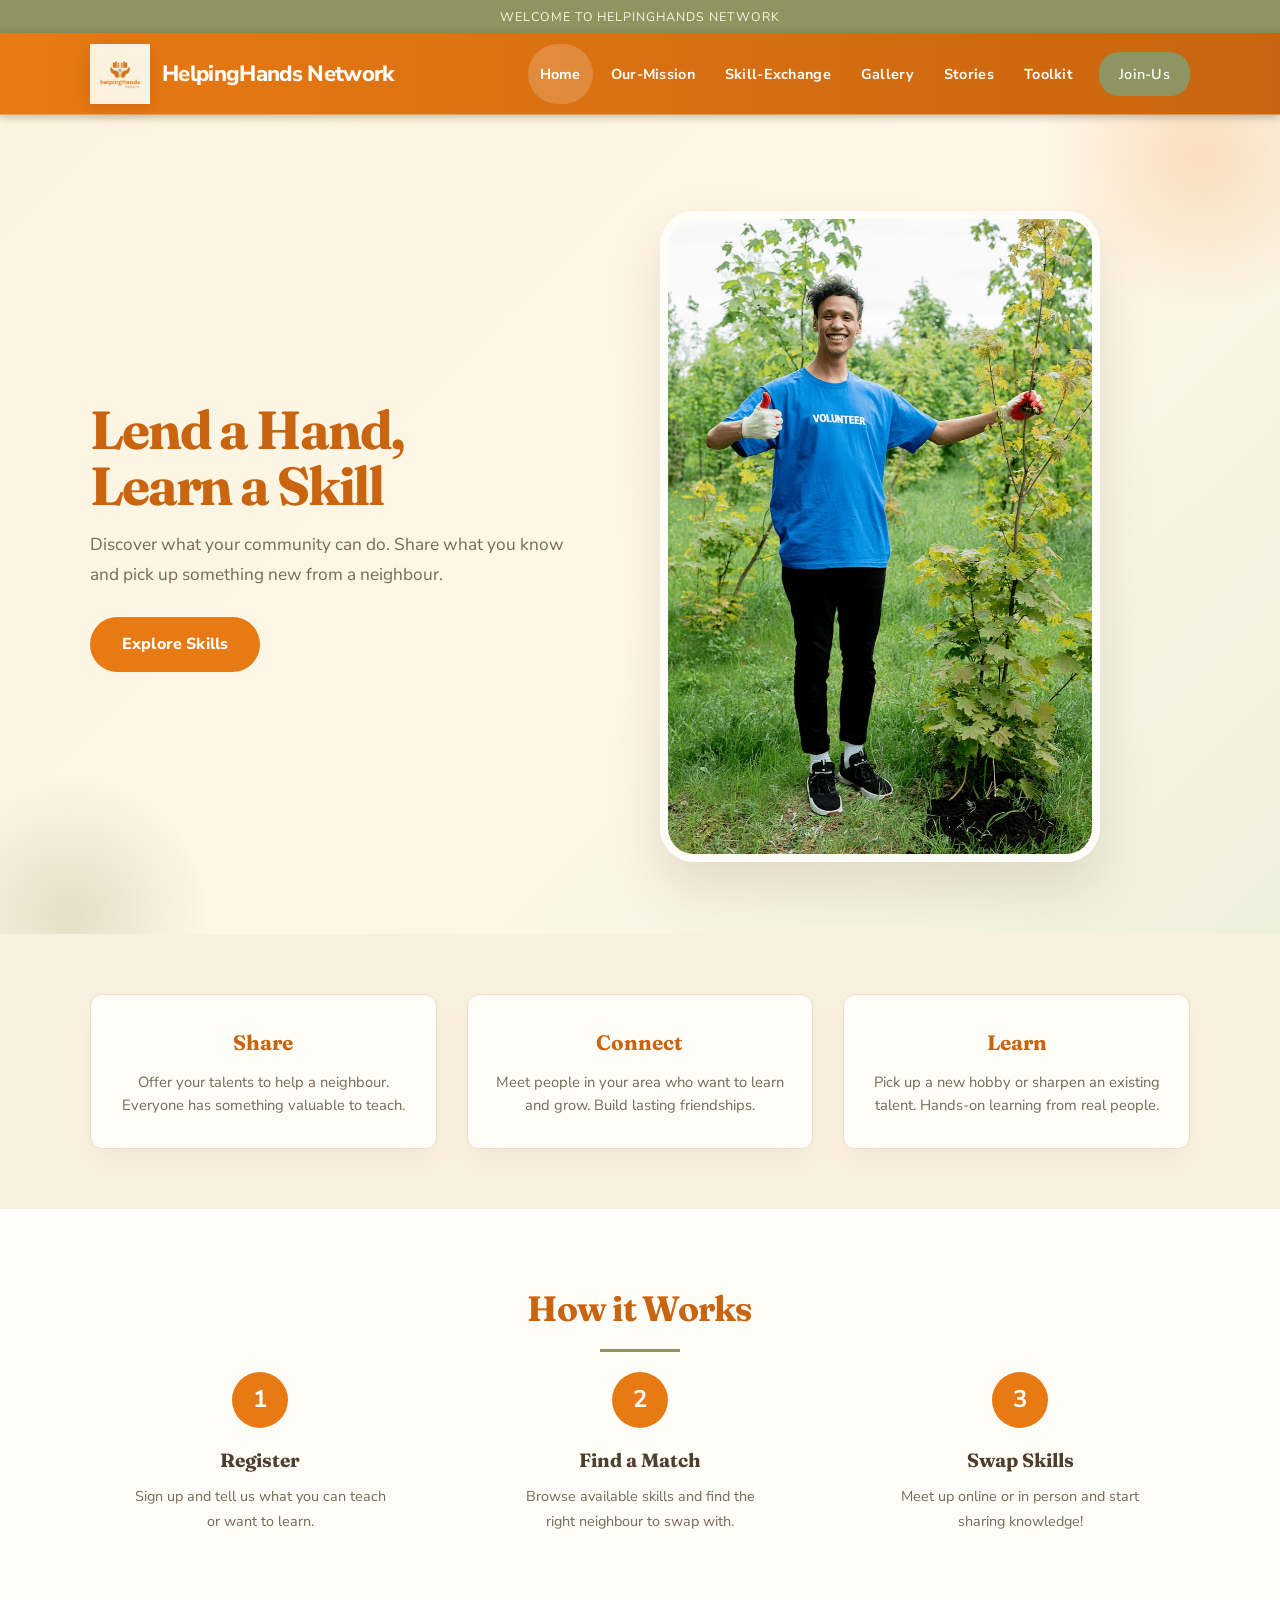
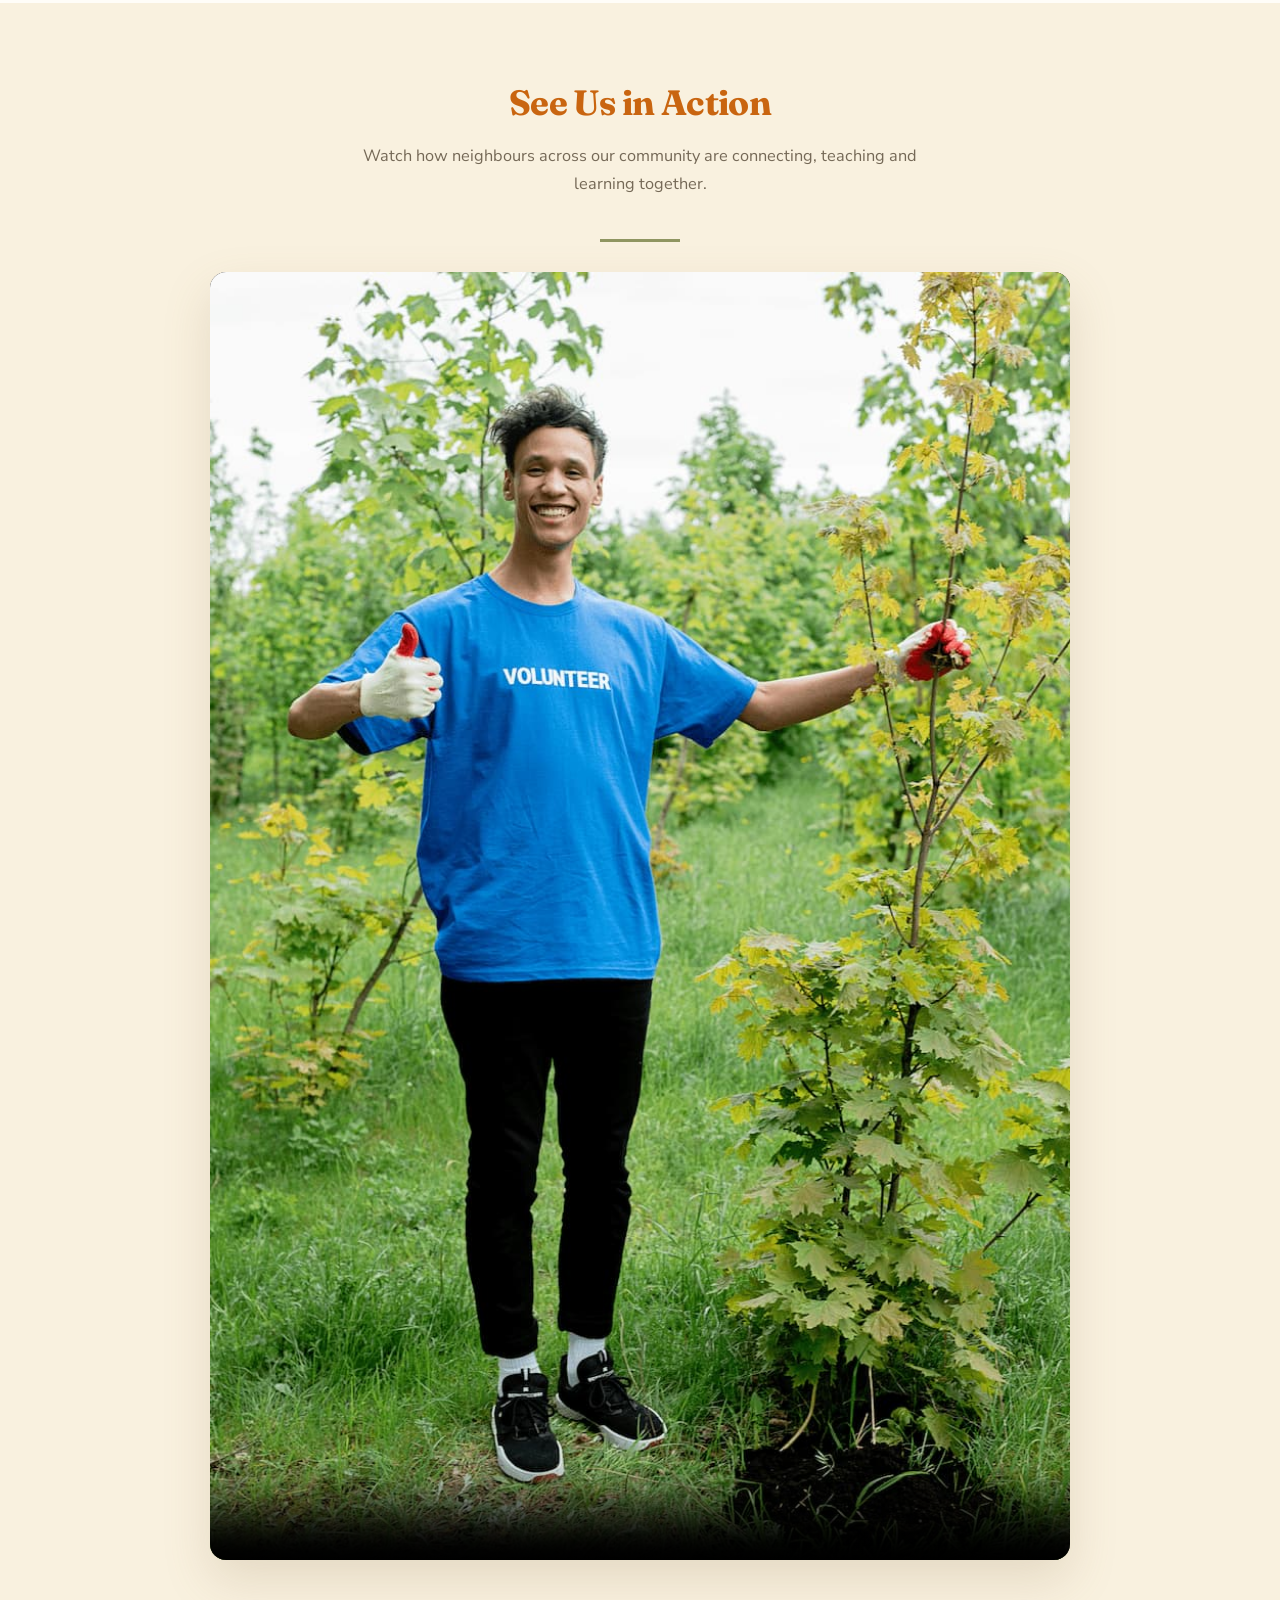
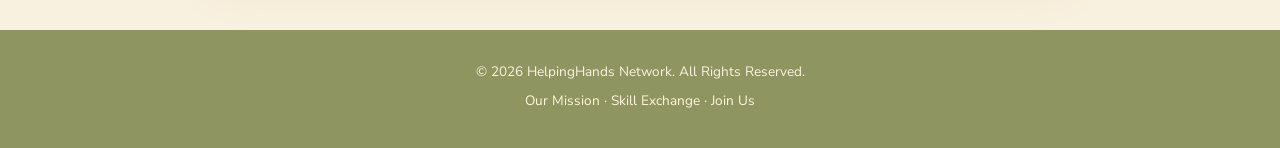
<file: CW/CW/index.html>
<!DOCTYPE html>
<html lang="en">
<head>
  <meta charset="UTF-8">
  <meta name="viewport" content="width=device-width, initial-scale=1.0">
  <meta name="description" content="HelpingHands Network - Lend a Hand, Learn a Skill. A community platform connecting neighbours through skill sharing.">
  <title>Home | HelpingHands Network</title>
  <!-- External shared CSS stylesheet -->
  <link rel="stylesheet" href="css/styles.css">
</head>
<body>

  <!-- ============ Top Info Bar ============ -->
  <div class="top-bar">
    <span>Welcome to HelpingHands Network</span>
  </div>

  <!-- ============ Header / Navigation ============ -->
  <header class="header">
    <div class="container">
      <!-- Logo and site name -->
      <a href="index.html" class="logo-area">
        <img src="images/logo.jpg" alt="HelpingHands Network logo" loading="lazy">
        <h1>HelpingHands Network</h1>
      </a>

      <!-- Navigation links -->
      <nav class="nav-links" aria-label="Main navigation">
        <a href="index.html" class="active">Home</a>
        <a href="about.html">Our-Mission</a>
        <a href="services.html">Skill-Exchange</a>
        <a href="gallery.html">Gallery</a>
        <a href="stories.html">Stories</a>
        <a href="toolkit.html">Toolkit</a>
        <a href="join.html" class="btn-join">Join-Us</a>
      </nav>

      <!-- Hamburger button for mobile -->
      <button class="hamburger" aria-label="Open navigation menu" aria-expanded="false">
        <span></span><span></span><span></span>
      </button>
    </div>
  </header>

  <main>
  <!-- ============ Hero Section ============ -->
  <section class="hero">
    <div class="container">
      <div class="hero-text fade-in">
        <h2>Lend a Hand,<br>Learn a Skill</h2>
        <p>Discover what your community can do. Share what you know and pick up something new from a neighbour.</p>
        <a href="services.html" class="btn-primary">Explore Skills</a>
      </div>
      <div class="hero-image fade-in">
        <!-- Neighborhood illustration image -->
        <img src="images/1h.jpg" alt="Colourful illustration of a friendly community with people helping each other" loading="lazy">
      </div>
    </div>
  </section>

  <!-- ============ Features: Share, Connect, Learn ============ -->
  <section class="features">
    <div class="container">
      <div class="features-grid">

        <div class="feature-card fade-in">
          <h3>Share</h3>
          <p>Offer your talents to help a neighbour. Everyone has something valuable to teach.</p>
        </div>

        <div class="feature-card fade-in">
          <h3>Connect</h3>
          <p>Meet people in your area who want to learn and grow. Build lasting friendships.</p>
        </div>

        <div class="feature-card fade-in">
          <h3>Learn</h3>
          <p>Pick up a new hobby or sharpen an existing talent. Hands-on learning from real people.</p>
        </div>

      </div>
    </div>
  </section>

  <!-- ============ How it Works ============ -->
  <section class="how-it-works">
    <div class="container">
      <h2 class="section-title fade-in">How it Works</h2>
      <hr class="section-divider">

      <div class="steps-grid">

        <div class="step fade-in">
          <div class="step-number">1</div>
          <h3>Register</h3>
          <p>Sign up and tell us what you can teach or want to learn.</p>
        </div>

        <div class="step fade-in">
          <div class="step-number">2</div>
          <h3>Find a Match</h3>
          <p>Browse available skills and find the right neighbour to swap with.</p>
        </div>

        <div class="step fade-in">
          <div class="step-number">3</div>
          <h3>Swap Skills</h3>
          <p>Meet up online or in person and start sharing knowledge!</p>
        </div>

      </div>
    </div>
  </section>

  <!-- ============ Community Video Section ============ -->
  <section class="video-section">
    <div class="container">
      <h2 class="section-title fade-in">See Us in Action</h2>
      <p class="section-subtitle fade-in">Watch how neighbours across our community are connecting, teaching and learning together.</p>
      <hr class="section-divider">
      <div class="video-wrapper fade-in">
        <!-- Community showcase video -->
        <video controls preload="metadata" poster="images/1h.jpg">
          <source src="images/video.mp4" type="video/mp4">
          Your browser does not support the video tag. Please upgrade to a modern browser.
        </video>
      </div>
    </div>
  </section>

  </main><!-- /main -->

  <!-- ============ Footer ============ -->
  <footer class="footer">
    <div class="container">
      <p>&copy; 2026 HelpingHands Network. All Rights Reserved.</p>
      <p>
        <a href="about.html">Our Mission</a> &middot;
        <a href="services.html">Skill Exchange</a> &middot;
        <a href="join.html">Join Us</a>
      </p>
    </div>
  </footer>

  <!-- Scroll-to-top button -->
  <button class="scroll-top" aria-label="Scroll to top">&uarr;</button>

  <!-- External JavaScript file -->
  <script src="js/main.js"></script>
</body>
</html>
</file>
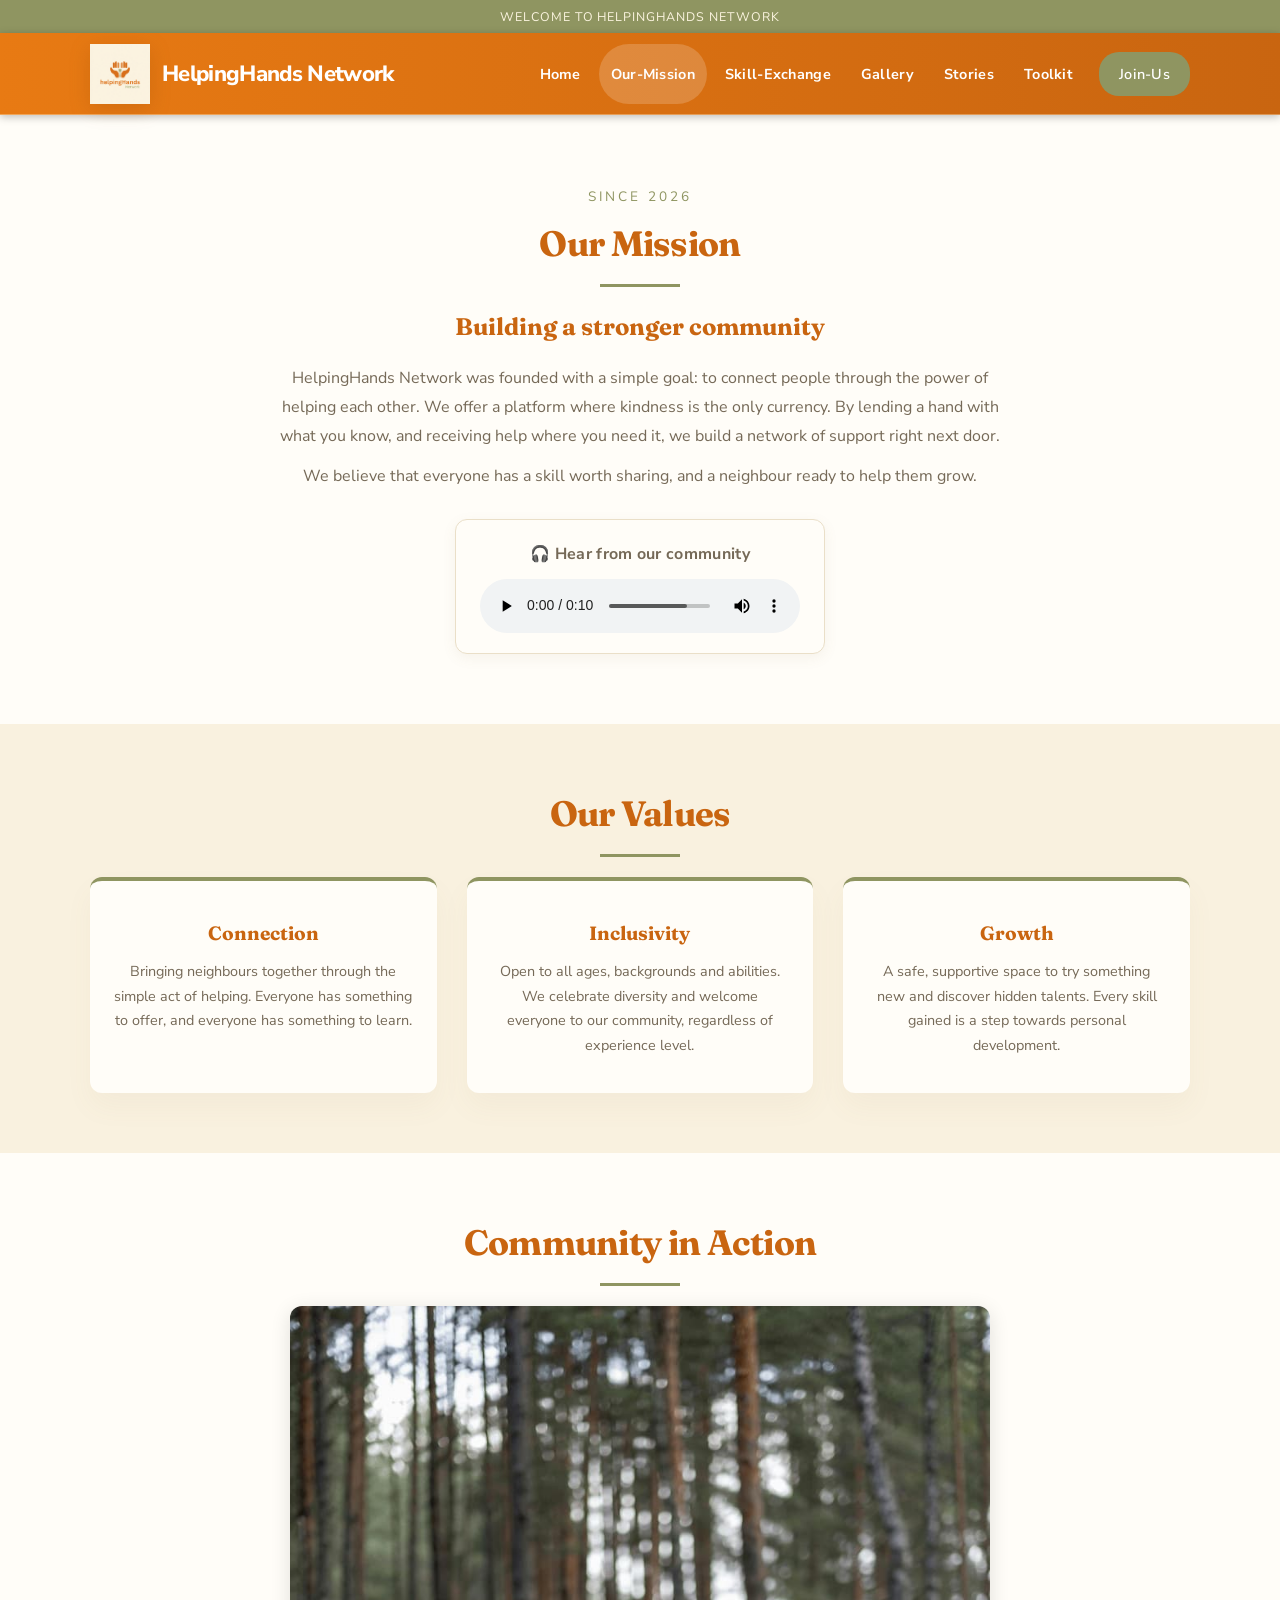
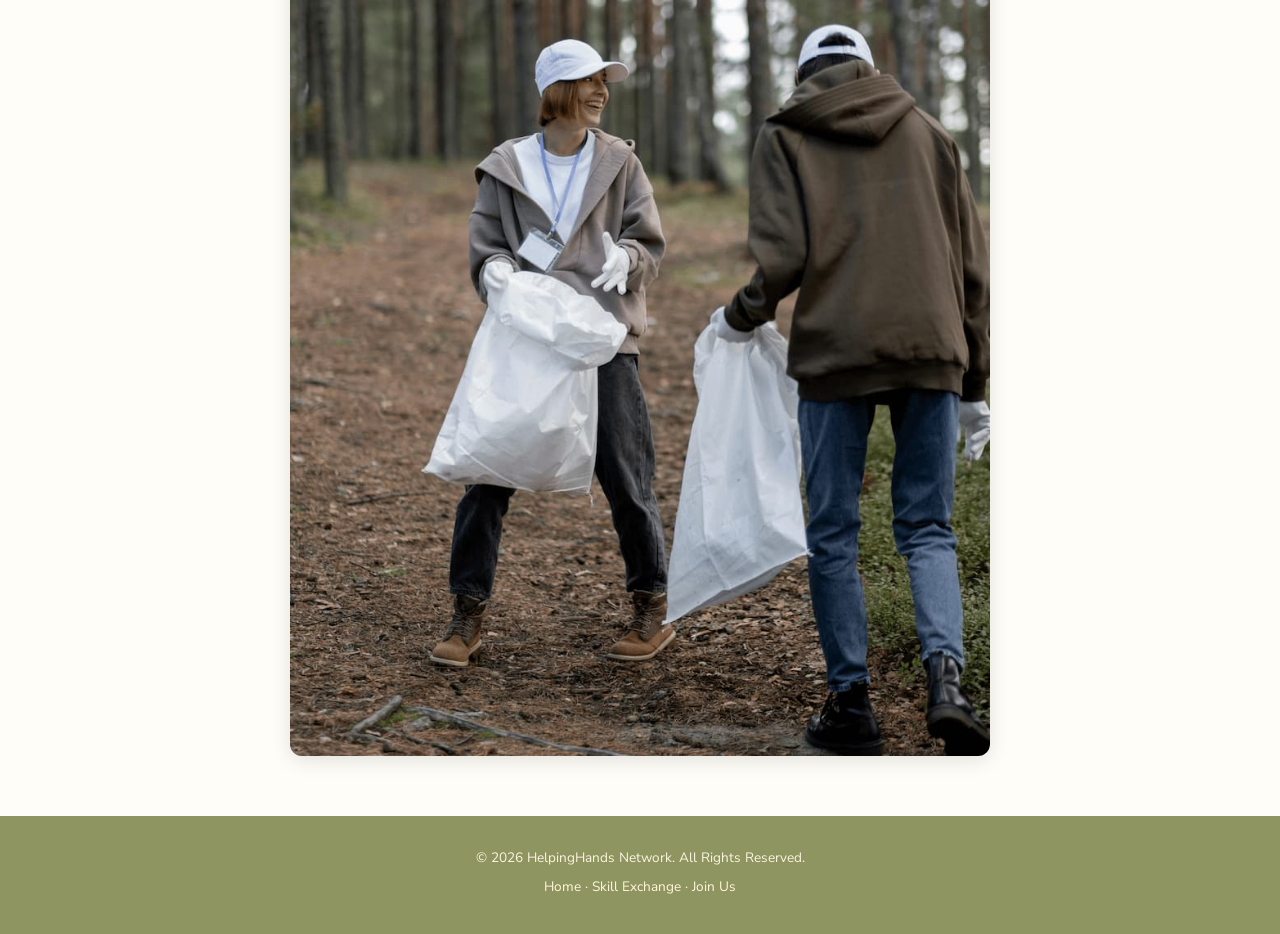
<file: CW/CW/about.html>
<!DOCTYPE html>
<html lang="en">
<head>
  <meta charset="UTF-8">
  <meta name="viewport" content="width=device-width, initial-scale=1.0">
  <meta name="description" content="Learn about the mission behind HelpingHands Network - Building a stronger community through shared knowledge.">
  <title>Our Mission | HelpingHands Network</title>
  <!-- External shared CSS stylesheet -->
  <link rel="stylesheet" href="css/styles.css">
</head>
<body>

  <!-- ============ Top Info Bar ============ -->
  <div class="top-bar">
    <span>Welcome to HelpingHands Network</span>
  </div>

  <!-- ============ Header / Navigation ============ -->
  <header class="header">
    <div class="container">
      <a href="index.html" class="logo-area">
        <img src="images/logo.jpg" alt="HelpingHands Network logo" loading="lazy">
        <h1>HelpingHands Network</h1>
      </a>

      <nav class="nav-links" aria-label="Main navigation">
        <a href="index.html">Home</a>
        <a href="about.html" class="active">Our-Mission</a>
        <a href="services.html">Skill-Exchange</a>
        <a href="gallery.html">Gallery</a>
        <a href="stories.html">Stories</a>
        <a href="toolkit.html">Toolkit</a>
        <a href="join.html" class="btn-join">Join-Us</a>
      </nav>

      <button class="hamburger" aria-label="Open navigation menu" aria-expanded="false">
        <span></span><span></span><span></span>
      </button>
    </div>
  </header>

  <main>
  <!-- ============ Mission Section ============ -->
  <section class="mission-section">
    <div class="container">
      <p class="mission-since fade-in">Since 2026</p>
      <h2 class="section-title fade-in">Our Mission</h2>
      <hr class="section-divider">

      <div class="mission-body fade-in">
        <h3>Building a stronger community</h3>
        <p>
          HelpingHands Network was founded with a simple goal: to connect people
          through the power of helping each other. We offer a platform where kindness
          is the only currency. By lending a hand with what you know, and receiving
          help where you need it, we build a network of support right next door.
        </p>
        <p class="mission-body-extra">
          We believe that everyone has a skill worth sharing, and a neighbour ready to help them grow.
        </p>

        <!-- Community welcome audio clip -->
        <div class="audio-wrapper fade-in">
          <p class="audio-label">&#127911; Hear from our community</p>
          <audio controls preload="metadata">
            <source src="images/audio.mp3" type="audio/mpeg">
            Your browser does not support the audio element.
          </audio>
        </div>

      </div>
    </div>
  </section>

  <!-- ============ Values Section ============ -->
  <section class="values-section">
    <div class="container">
      <h2 class="section-title fade-in">Our Values</h2>
      <hr class="section-divider">

      <div class="values-grid">

        <!-- Connection -->
        <div class="value-card fade-in">
          <h3>Connection</h3>
          <p>Bringing neighbours together through the simple act of helping. Everyone has something to offer, and everyone has something to learn.</p>
        </div>

        <!-- Inclusivity -->
        <div class="value-card fade-in">
          <h3>Inclusivity</h3>
          <p>Open to all ages, backgrounds and abilities. We celebrate diversity and welcome everyone to our community, regardless of experience level.</p>
        </div>

        <!-- Growth -->
        <div class="value-card fade-in">
          <h3>Growth</h3>
          <p>A safe, supportive space to try something new and discover hidden talents. Every skill gained is a step towards personal development.</p>
        </div>

      </div>
    </div>
  </section>

  <!-- ============ Community in Action ============ -->
  <section class="action-section">
    <div class="container">
      <h2 class="section-title fade-in">Community in Action</h2>
      <hr class="section-divider">
      <!-- Image showing community members helping each other -->
      <img class="fade-in" src="images/2h.jpg" alt="Community members sharing skills and helping each other" loading="lazy">
    </div>
  </section>

  </main><!-- /main -->

  <!-- ============ Footer ============ -->
  <footer class="footer">
    <div class="container">
      <p>&copy; 2026 HelpingHands Network. All Rights Reserved.</p>
      <p>
        <a href="index.html">Home</a> &middot;
        <a href="services.html">Skill Exchange</a> &middot;
        <a href="join.html">Join Us</a>
      </p>
    </div>
  </footer>

  <!-- Scroll-to-top button -->
  <button class="scroll-top" aria-label="Scroll to top">&uarr;</button>

  <!-- External JavaScript file -->
  <script src="js/main.js"></script>
</body>
</html>
</file>
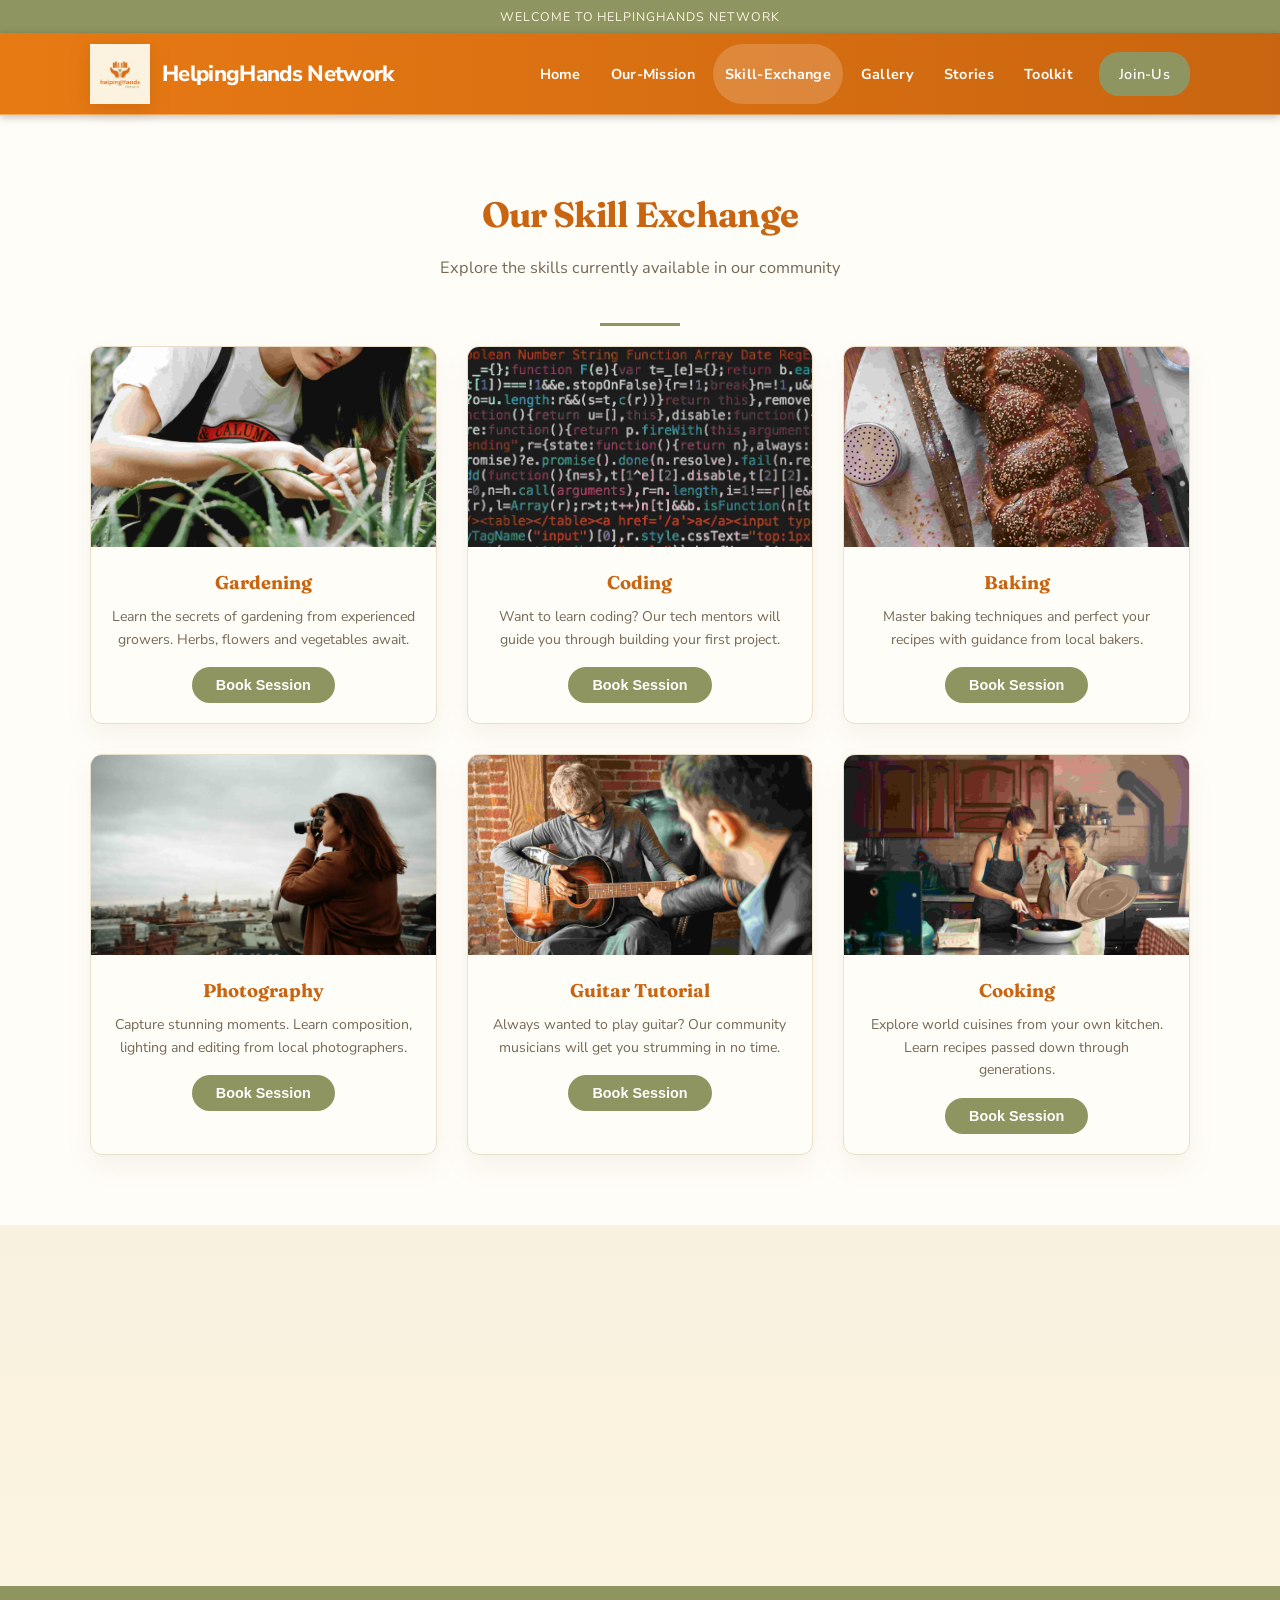
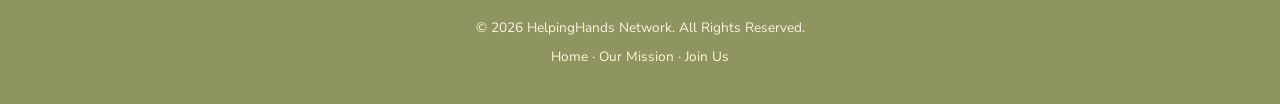
<file: CW/CW/services.html>
<!DOCTYPE html>
<html lang="en">
<head>
  <meta charset="UTF-8">
  <meta name="viewport" content="width=device-width, initial-scale=1.0">
  <meta name="description" content="Explore the skills currently available at HelpingHands Network. Book a session for Gardening, Coding, Baking and more.">
  <title>Skill Exchange | HelpingHands Network</title>
  <!-- External shared CSS stylesheet -->
  <link rel="stylesheet" href="css/styles.css">
</head>
<body>

  <!-- ============ Top Info Bar ============ -->
  <div class="top-bar">
    <span>Welcome to HelpingHands Network</span>
  </div>

  <!-- ============ Header / Navigation ============ -->
  <header class="header">
    <div class="container">
      <a href="index.html" class="logo-area">
        <img src="images/logo.jpg" alt="HelpingHands Network logo" loading="lazy">
        <h1>HelpingHands Network</h1>
      </a>

      <nav class="nav-links" aria-label="Main navigation">
        <a href="index.html">Home</a>
        <a href="about.html">Our-Mission</a>
        <a href="services.html" class="active">Skill-Exchange</a>
        <a href="gallery.html">Gallery</a>
        <a href="stories.html">Stories</a>
        <a href="toolkit.html">Toolkit</a>
        <a href="join.html" class="btn-join">Join-Us</a>
      </nav>

      <button class="hamburger" aria-label="Open navigation menu" aria-expanded="false">
        <span></span><span></span><span></span>
      </button>
    </div>
  </header>

  <main>
  <!-- ============ Skill Exchange ============ -->
  <section class="skills-section">
    <div class="container">
      <h2 class="section-title fade-in">Our Skill Exchange</h2>
      <p class="section-subtitle fade-in">Explore the skills currently available in our community</p>
      <hr class="section-divider">

      <!-- Skills grid - 3 columns of skill cards -->
      <div class="skills-grid">

        <!-- Gardening -->
        <div class="skill-card fade-in">
          <img src="images/gardening.jpg" alt="Person tending to a garden with green plants and flowers" loading="lazy">
          <div class="skill-card-body">
            <h3>Gardening</h3>
            <p>Learn the secrets of gardening from experienced growers. Herbs, flowers and vegetables await.</p>
            <button class="btn-book" type="button">Book Session</button>
          </div>
        </div>

        <!-- Coding -->
        <div class="skill-card fade-in">
          <img src="images/coding.jpg" alt="Computer screen showing colourful code in an editor" loading="lazy">
          <div class="skill-card-body">
            <h3>Coding</h3>
            <p>Want to learn coding? Our tech mentors will guide you through building your first project.</p>
            <button class="btn-book" type="button">Book Session</button>
          </div>
        </div>

        <!-- Baking -->
        <div class="skill-card fade-in">
          <img src="images/baking.jpg" alt="Freshly baked bread and pastries on a wooden table" loading="lazy">
          <div class="skill-card-body">
            <h3>Baking</h3>
            <p>Master baking techniques and perfect your recipes with guidance from local bakers.</p>
            <button class="btn-book" type="button">Book Session</button>
          </div>
        </div>

        <!-- Photography -->
        <div class="skill-card fade-in">
          <img src="images/photography.jpg" alt="Photographer taking pictures outdoors with a camera" loading="lazy">
          <div class="skill-card-body">
            <h3>Photography</h3>
            <p>Capture stunning moments. Learn composition, lighting and editing from local photographers.</p>
            <button class="btn-book" type="button">Book Session</button>
          </div>
        </div>

        <!-- Guitar -->
        <div class="skill-card fade-in">
          <img src="images/guitar.jpg" alt="Person playing an acoustic guitar during a lesson" loading="lazy">
          <div class="skill-card-body">
            <h3>Guitar Tutorial</h3>
            <p>Always wanted to play guitar? Our community musicians will get you strumming in no time.</p>
            <button class="btn-book" type="button">Book Session</button>
          </div>
        </div>

        <!-- Cooking -->
        <div class="skill-card fade-in">
          <img src="images/helping-in-cooking.jpg" alt="Delicious home-cooked meal being prepared in a kitchen" loading="lazy">
          <div class="skill-card-body">
            <h3>Cooking</h3>
            <p>Explore world cuisines from your own kitchen. Learn recipes passed down through generations.</p>
            <button class="btn-book" type="button">Book Session</button>
          </div>
        </div>

      </div><!-- /skills-grid -->
    </div>
  </section>

  <!-- ============ Request a Skill Section ============ -->
  <section class="request-section">
    <div class="container">
      <h2 class="fade-in">Don't see what you're looking for?</h2>
      <p class="fade-in">Our community is growing every day! Tell us what skill you want to learn, and we will help find a neighbour to teach you.</p>

      <!-- Skill request form -->
      <form class="request-form fade-in" aria-label="Request a skill">
        <label for="skill-request" class="sr-only">What skill do you want to learn?</label>
        <input type="text" id="skill-request" name="skill-request" placeholder="What skill do you want to learn? (e.g. Pottery, French, Carpentry)">
        <button type="submit" class="btn-request">Request This Skill</button>
      </form>
    </div>
  </section>

  </main><!-- /main -->

  <!-- ============ Footer ============ -->
  <footer class="footer">
    <div class="container">
      <p>&copy; 2026 HelpingHands Network. All Rights Reserved.</p>
      <p>
        <a href="index.html">Home</a> &middot;
        <a href="about.html">Our Mission</a> &middot;
        <a href="join.html">Join Us</a>
      </p>
    </div>
  </footer>

  <!-- Scroll-to-top button -->
  <button class="scroll-top" aria-label="Scroll to top">&uarr;</button>

  <!-- External JavaScript file -->
  <script src="js/main.js"></script>
</body>
</html>
</file>
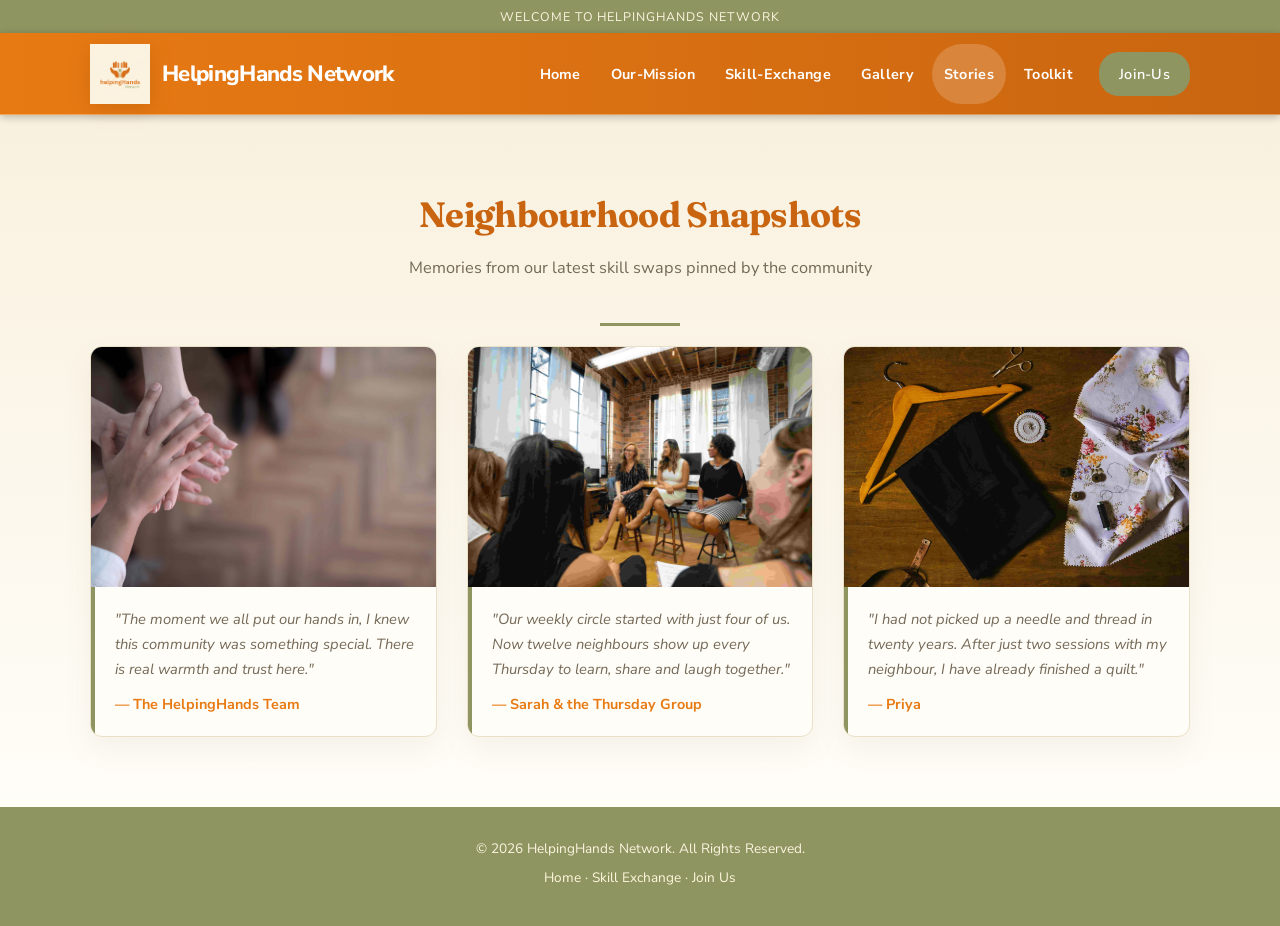
<file: CW/CW/stories.html>
<!DOCTYPE html>
<html lang="en">
<head>
  <meta charset="UTF-8">
  <meta name="viewport" content="width=device-width, initial-scale=1.0">
  <meta name="description" content="Neighbourhood Snapshots - Memories and testimonials from our latest skill swaps at HelpingHands Network.">
  <title>Stories | HelpingHands Network</title>
  <!-- External shared CSS stylesheet -->
  <link rel="stylesheet" href="css/styles.css">
</head>
<body>

  <!-- ============ Top Info Bar ============ -->
  <div class="top-bar">
    <span>Welcome to HelpingHands Network</span>
  </div>

  <!-- ============ Header / Navigation ============ -->
  <header class="header">
    <div class="container">
      <a href="index.html" class="logo-area">
        <img src="images/logo.jpg" alt="HelpingHands Network logo" loading="lazy">
        <h1>HelpingHands Network</h1>
      </a>

      <nav class="nav-links" aria-label="Main navigation">
        <a href="index.html">Home</a>
        <a href="about.html">Our-Mission</a>
        <a href="services.html">Skill-Exchange</a>
        <a href="gallery.html">Gallery</a>
        <a href="stories.html" class="active">Stories</a>
        <a href="toolkit.html">Toolkit</a>
        <a href="join.html" class="btn-join">Join-Us</a>
      </nav>

      <button class="hamburger" aria-label="Open navigation menu" aria-expanded="false">
        <span></span><span></span><span></span>
      </button>
    </div>
  </header>

  <main>
  <!-- ============ Neighbourhood Snapshots ============ -->
  <section class="stories-section">
    <div class="container">
      <h2 class="section-title fade-in">Neighbourhood Snapshots</h2>
      <p class="section-subtitle fade-in">Memories from our latest skill swaps pinned by the community</p>
      <hr class="section-divider">

      <!-- 3-column grid of story cards with images and testimonials -->
      <div class="stories-grid">

        <!-- Story 1 -->
        <div class="story-card fade-in">
          <img src="images/9h.jpg" alt="Community members joining hands together in a show of unity and support" loading="lazy">
          <blockquote>
            "The moment we all put our hands in, I knew this community was something special. There is real warmth and trust here."
            <cite>— The HelpingHands Team</cite>
          </blockquote>
        </div>

        <!-- Story 2 -->
        <div class="story-card fade-in">
          <img src="images/10h.jpg" alt="Women gathered in a circle sharing skills and ideas at a community workshop" loading="lazy">
          <blockquote>
            "Our weekly circle started with just four of us. Now twelve neighbours show up every Thursday to learn, share and laugh together."
            <cite>— Sarah &amp; the Thursday Group</cite>
          </blockquote>
        </div>

        <!-- Story 3 -->
        <div class="story-card fade-in">
          <img src="images/12h.jpg" alt="Sewing and needlework supplies laid out on a table at a crafting session" loading="lazy">
          <blockquote>
            "I had not picked up a needle and thread in twenty years. After just two sessions with my neighbour, I have already finished a quilt."
            <cite>— Priya</cite>
          </blockquote>
        </div>

      </div><!-- /stories-grid -->
    </div>
  </section>

  </main><!-- /main -->

  <!-- ============ Footer ============ -->
  <footer class="footer">
    <div class="container">
      <p>&copy; 2026 HelpingHands Network. All Rights Reserved.</p>
      <p>
        <a href="index.html">Home</a> &middot;
        <a href="services.html">Skill Exchange</a> &middot;
        <a href="join.html">Join Us</a>
      </p>
    </div>
  </footer>

  <!-- Scroll-to-top button -->
  <button class="scroll-top" aria-label="Scroll to top">&uarr;</button>

  <!-- External JavaScript file -->
  <script src="js/main.js"></script>
</body>
</html>
</file>
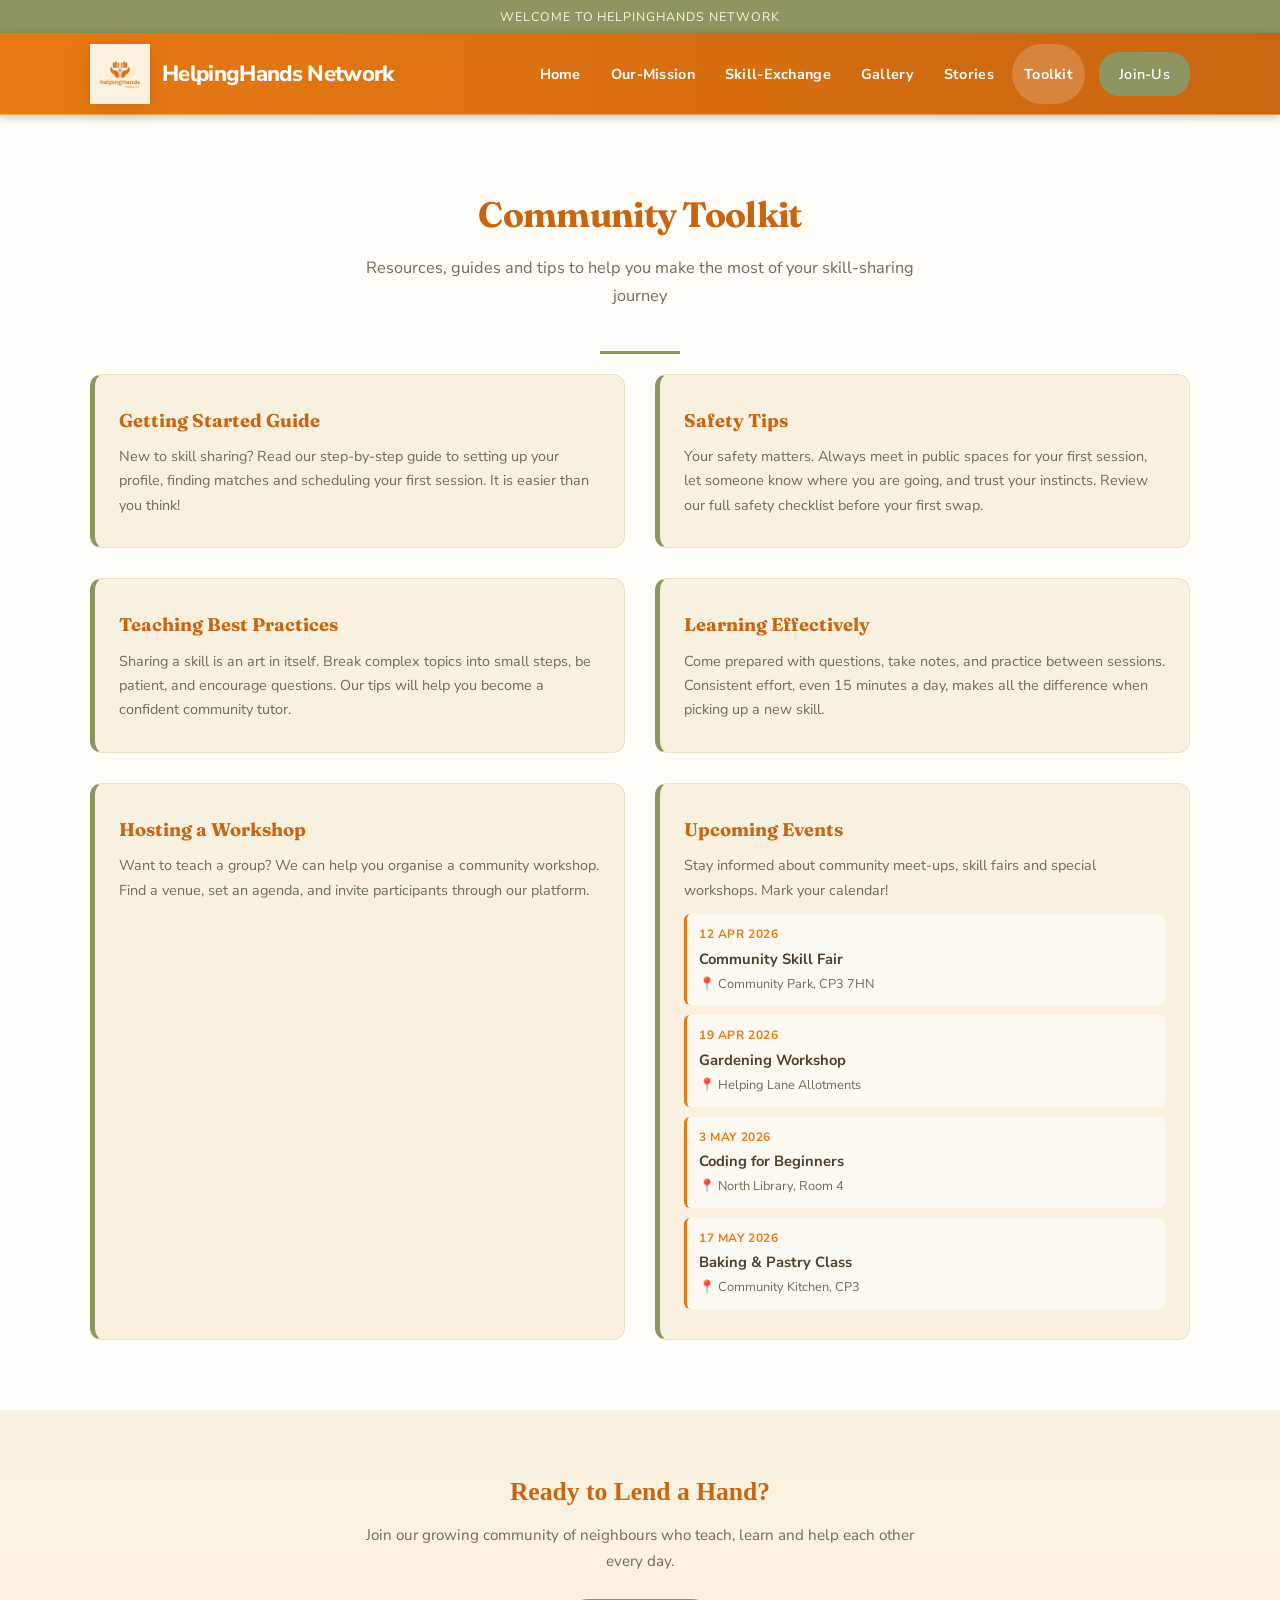
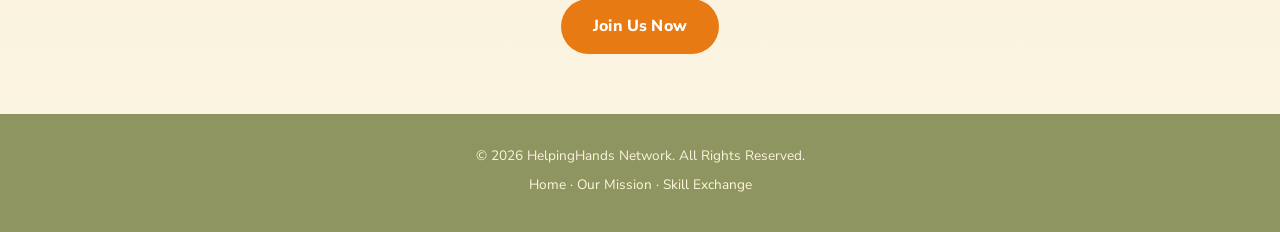
<file: CW/CW/toolkit.html>
<!DOCTYPE html>
<html lang="en">
<head>
  <meta charset="UTF-8">
  <meta name="viewport" content="width=device-width, initial-scale=1.0">
  <meta name="description" content="HelpingHands Toolkit - Resources, tips and guides to help you get started with skill sharing in your community.">
  <title>Toolkit | HelpingHands Network</title>
  <!-- External shared CSS stylesheet -->
  <link rel="stylesheet" href="css/styles.css">
</head>
<body>

  <!-- ============ Top Info Bar ============ -->
  <div class="top-bar">
    <span>Welcome to HelpingHands Network</span>
  </div>

  <!-- ============ Header / Navigation ============ -->
  <header class="header">
    <div class="container">
      <a href="index.html" class="logo-area">
        <img src="images/logo.jpg" alt="HelpingHands Network logo" loading="lazy">
        <h1>HelpingHands Network</h1>
      </a>

      <nav class="nav-links" aria-label="Main navigation">
        <a href="index.html">Home</a>
        <a href="about.html">Our-Mission</a>
        <a href="services.html">Skill-Exchange</a>
        <a href="gallery.html">Gallery</a>
        <a href="stories.html">Stories</a>
        <a href="toolkit.html" class="active">Toolkit</a>
        <a href="join.html" class="btn-join">Join-Us</a>
      </nav>

      <button class="hamburger" aria-label="Open navigation menu" aria-expanded="false">
        <span></span><span></span><span></span>
      </button>
    </div>
  </header>

  <main>
  <!-- ============ Toolkit Intro ============ -->
  <section class="toolkit-section">
    <div class="container">
      <h2 class="section-title fade-in">Community Toolkit</h2>
      <p class="section-subtitle fade-in">Resources, guides and tips to help you make the most of your skill-sharing journey</p>
      <hr class="section-divider">

      <div class="toolkit-grid">

        <!-- Getting Started Guide -->
        <div class="toolkit-card fade-in">
          <h3>Getting Started Guide</h3>
          <p>
            New to skill sharing? Read our step-by-step guide to setting up your
            profile, finding matches and scheduling your first session. It is easier
            than you think!
          </p>
        </div>

        <!-- Safety Tips -->
        <div class="toolkit-card fade-in">
          <h3>Safety Tips</h3>
          <p>
            Your safety matters. Always meet in public spaces for your first session,
            let someone know where you are going, and trust your instincts. Review our
            full safety checklist before your first swap.
          </p>
        </div>

        <!-- Teaching Best Practices -->
        <div class="toolkit-card fade-in">
          <h3>Teaching Best Practices</h3>
          <p>
            Sharing a skill is an art in itself. Break complex topics into small steps,
            be patient, and encourage questions. Our tips will help you become a
            confident community tutor.
          </p>
        </div>

        <!-- Learning Effectively -->
        <div class="toolkit-card fade-in">
          <h3>Learning Effectively</h3>
          <p>
            Come prepared with questions, take notes, and practice between sessions.
            Consistent effort, even 15 minutes a day, makes all the difference when
            picking up a new skill.
          </p>
        </div>

        <!-- Hosting a Workshop -->
        <div class="toolkit-card fade-in">
          <h3>Hosting a Workshop</h3>
          <p>
            Want to teach a group? We can help you organise a community workshop.
            Find a venue, set an agenda, and invite participants through our platform.
          </p>
        </div>

        <!-- Upcoming Events -->
        <div class="toolkit-card fade-in">
          <h3>Upcoming Events</h3>
          <p>Stay informed about community meet-ups, skill fairs and special workshops. Mark your calendar!</p>
          <ul class="events-list">
            <li>
              <span class="event-date">12 Apr 2026</span>
              <span class="event-name">Community Skill Fair</span>
              <span class="event-loc">📍 Community Park, CP3 7HN</span>
            </li>
            <li>
              <span class="event-date">19 Apr 2026</span>
              <span class="event-name">Gardening Workshop</span>
              <span class="event-loc">📍 Helping Lane Allotments</span>
            </li>
            <li>
              <span class="event-date">3 May 2026</span>
              <span class="event-name">Coding for Beginners</span>
              <span class="event-loc">📍 North Library, Room 4</span>
            </li>
            <li>
              <span class="event-date">17 May 2026</span>
              <span class="event-name">Baking &amp; Pastry Class</span>
              <span class="event-loc">📍 Community Kitchen, CP3</span>
            </li>
          </ul>
        </div>

      </div><!-- /toolkit-grid -->
    </div>
  </section>

  <!-- ============ CTA Banner ============ -->
  <section class="request-section">
    <div class="container">
      <h2 class="fade-in">Ready to Lend a Hand?</h2>
      <p class="fade-in">Join our growing community of neighbours who teach, learn and help each other every day.</p>
      <a href="join.html" class="btn-primary fade-in">Join Us Now</a>
    </div>
  </section>

  </main><!-- /main -->

  <!-- ============ Footer ============ -->
  <footer class="footer">
    <div class="container">
      <p>&copy; 2026 HelpingHands Network. All Rights Reserved.</p>
      <p>
        <a href="index.html">Home</a> &middot;
        <a href="about.html">Our Mission</a> &middot;
        <a href="services.html">Skill Exchange</a>
      </p>
    </div>
  </footer>

  <!-- Scroll-to-top button -->
  <button class="scroll-top" aria-label="Scroll to top">&uarr;</button>

  <!-- External JavaScript file -->
  <script src="js/main.js"></script>
</body>
</html>
</file>
<file: CW/CW/css/styles.css>
/* Google Fonts import — Fraunces and Nunito Sans
   Source: https://fonts.google.com/specimen/Fraunces and https://fonts.google.com/specimen/Nunito+Sans
   License: Open Font License (free to use) */
@import url('https://fonts.googleapis.com/css2?family=Fraunces:opsz,wght@9..144,600;9..144,700&family=Nunito+Sans:wght@400;500;600;700;800&display=swap');

/* ============================================================
   styles.css — Shared stylesheet for HelpingHands Network
   All pages link to this single external CSS file.
   ============================================================ */

/* ---------- CSS Reset & Base ---------- */
/* Universal box-sizing reset — adapted from CSS-Tricks
   Source: https://css-tricks.com/box-sizing/#universal-box-sizing-with-inheritance */
*, *::before, *::after {
  margin: 0;
  padding: 0;
  box-sizing: border-box;
}

html {
  scroll-behavior: smooth;
  font-size: 16px;
}

:root {
  --brand-orange: #e87a13;
  --brand-orange-dark: #c96510;
  --brand-sage: #b9be83;
  --brand-sage-dark: #8f9561;
  --brand-cream: #fbf4df;
  --brand-cream-soft: #f5ead2;
  --text-main: #4e3f2d;
  --text-muted: #756957;
  --surface-white: #fffdf8;
  --surface-soft: #f9f1df;
  --border-soft: #eadfc8;
}

body {
  font-family: 'Nunito Sans', 'Trebuchet MS', sans-serif;
  line-height: 1.7;
  color: var(--text-main);
  background-color: var(--brand-cream);
  background-image: radial-gradient(circle at top, rgba(255,255,255,.65), transparent 34%), linear-gradient(180deg, rgba(255,255,255,.18), rgba(255,255,255,0));
}

h1, h2, h3, h4 {
  font-family: 'Fraunces', 'Georgia', serif;
}

a {
  text-decoration: none;
  color: inherit;
}

ul {
  list-style: none;
}

img {
  max-width: 100%;
  height: auto;
  display: block;
}

/* ---------- Utility ---------- */
.container {
  max-width: 1140px;
  margin: 0 auto;
  padding: 0 20px;
}

.sr-only {
  position: absolute;
  width: 1px;
  height: 1px;
  padding: 0;
  margin: -1px;
  overflow: hidden;
  clip: rect(0, 0, 0, 0);
  white-space: nowrap;
  border: 0;
}

.section-title {
  text-align: center;
  font-size: 2.2rem;
  color: var(--brand-orange-dark);
  margin-bottom: 10px;
  letter-spacing: -0.02em;
}

.section-subtitle {
  text-align: center;
  font-size: 1.02rem;
  color: var(--text-muted);
  margin-bottom: 40px;
  max-width: 600px;
  margin-left: auto;
  margin-right: auto;
}

.section-divider {
  width: 80px;
  height: 3px;
  background-color: var(--brand-sage-dark);
  margin: 10px auto 20px;
  border: none;
}

/* ---------- Top Bar ---------- */
.top-bar {
  background-color: var(--brand-sage-dark);
  color: var(--brand-cream);
  font-size: 0.78rem;
  padding: 6px 0;
  text-align: center;
  letter-spacing: 0.08em;
  text-transform: uppercase;
}

.top-bar span {
  margin: 0 16px;
}

/* ---------- Header / Navbar ---------- */
.header {
  background: linear-gradient(90deg, var(--brand-orange) 0%, var(--brand-orange-dark) 100%);
  padding: 0 0;
  position: sticky;
  top: 0;
  z-index: 1000;
  box-shadow: 0 2px 8px rgba(0,0,0,.25);
}

.header::after {
  content: '';
  position: absolute;
  inset: auto 0 0;
  height: 1px;
  background: rgba(255, 247, 220, 0.35);
}

.header .container {
  display: flex;
  align-items: center;
  justify-content: space-between;
  min-height: 82px;
  padding-top: 0;
  padding-bottom: 0;
}

.logo-area {
  display: flex;
  align-items: center;
  gap: 12px;
}

.logo-area img {
  height: 60px;
  width: auto;
  filter: drop-shadow(0 5px 10px rgba(126, 62, 0, 0.2));
}

.logo-area h1 {
  font-family: 'Nunito Sans', 'Trebuchet MS', sans-serif;
  font-size: 1.38rem;
  font-weight: 800;
  letter-spacing: -0.03em;
  color: #fff;
  white-space: nowrap;
  line-height: 1;
}

/* Navigation links */
.nav-links {
  display: flex;
  align-items: center;
  gap: 6px;
}

.nav-links a {
  color: #fff;
  padding: 18px 12px;
  font-size: 0.9rem;
  font-weight: 700;
  letter-spacing: 0.02em;
  transition: background-color 0.3s, color 0.3s;
  border-radius: 999px;
}

.nav-links a:hover,
.nav-links a.active {
  background-color: rgba(255, 255, 255, 0.18);
}

.nav-links .btn-join {
  background-color: var(--brand-sage-dark);
  padding: 10px 20px;
  border-radius: 20px;
  margin-left: 8px;
  font-weight: 600;
  transition: background-color 0.3s, transform 0.2s;
}

.nav-links .btn-join:hover {
  background-color: #7b824f;
  transform: scale(1.05);
}

/* Hamburger menu (mobile) */
.hamburger {
  display: none;
  flex-direction: column;
  gap: 5px;
  cursor: pointer;
  background: none;
  border: none;
  padding: 10px;
}

.hamburger span {
  display: block;
  width: 26px;
  height: 3px;
  background: #fff;
  border-radius: 3px;
  transition: transform 0.3s, opacity 0.3s;
}

/* ---------- Hero Section ---------- */
.hero {
  background: linear-gradient(135deg, var(--brand-cream) 0%, #fff7e8 55%, #eef0de 100%);
  padding: 96px 0 72px;
  position: relative;
  overflow: hidden;
}

.hero::before,
.hero::after {
  content: '';
  position: absolute;
  border-radius: 50%;
  pointer-events: none;
}

.hero::before {
  width: 320px;
  height: 320px;
  top: -120px;
  right: -80px;
  background: radial-gradient(circle, rgba(232,122,19,.2) 0%, rgba(232,122,19,0) 70%);
}

.hero::after {
  width: 280px;
  height: 280px;
  left: -70px;
  bottom: -120px;
  background: radial-gradient(circle, rgba(143,149,97,.24) 0%, rgba(143,149,97,0) 70%);
}

.hero .container {
  display: flex;
  align-items: center;
  gap: 40px;
  position: relative;
  z-index: 1;
}

.hero-text {
  flex: 1;
  max-width: 540px;
}

.hero-text h2 {
  font-size: 3.35rem;
  color: var(--brand-orange-dark);
  line-height: 1.05;
  margin-bottom: 16px;
  letter-spacing: -0.04em;
}

.hero-text p {
  font-size: 1.08rem;
  color: var(--text-muted);
  margin-bottom: 28px;
  max-width: 500px;
}

.hero-image {
  flex: 1;
  text-align: center;
}

.hero-image img {
  max-width: 440px;
  border-radius: 34px;
  border: 8px solid rgba(255, 253, 248, 0.9);
  box-shadow: 0 26px 52px rgba(135, 103, 58, 0.18);
  background: rgba(255,255,255,.65);
  animation: float 4s ease-in-out infinite;
}

@keyframes float {
  0%, 100% { transform: translateY(0); }
  50%      { transform: translateY(-12px); }
}

/* Shared button styles */
.btn-primary {
  display: inline-block;
  background-color: var(--brand-orange);
  color: #fff;
  padding: 14px 32px;
  border-radius: 999px;
  font-size: 1rem;
  font-weight: 800;
  letter-spacing: 0.01em;
  border: none;
  cursor: pointer;
  transition: background-color 0.3s, transform 0.2s, box-shadow 0.3s;
}

.btn-primary:hover {
  background-color: var(--brand-orange-dark);
  transform: translateY(-2px);
  box-shadow: 0 4px 14px rgba(201,101,16,.35);
}

.btn-primary--full {
  width: 100%;
}

.btn-secondary {
  display: inline-block;
  background-color: var(--brand-sage-dark);
  color: #fff;
  padding: 12px 28px;
  border-radius: 999px;
  font-size: 0.95rem;
  font-weight: 700;
  border: none;
  cursor: pointer;
  transition: background-color 0.3s, transform 0.2s;
}

.btn-secondary:hover {
  background-color: #7b824f;
  transform: translateY(-2px);
}

/* ---------- Features Row (Share, Connect, Learn) ---------- */
.features {
  padding: 60px 0;
  background-color: var(--surface-soft);
}

.features-grid {
  display: grid;
  grid-template-columns: repeat(3, 1fr);
  gap: 30px;
}

.feature-card {
  text-align: center;
  padding: 30px 20px;
  background: var(--surface-white);
  border-radius: 12px;
  border: 1px solid var(--border-soft);
  box-shadow: 0 14px 30px rgba(136, 110, 73, 0.06);
  transition: transform 0.3s, box-shadow 0.3s;
}

.feature-card:hover {
  transform: translateY(-6px);
  box-shadow: 0 8px 24px rgba(0,0,0,.1);
}

.feature-card h3 {
  font-size: 1.3rem;
  color: var(--brand-orange-dark);
  margin-bottom: 10px;
}

.feature-card p {
  font-size: 0.92rem;
  color: var(--text-muted);
  line-height: 1.6;
}

/* ---------- How It Works ---------- */
.how-it-works {
  padding: 70px 0;
  background: var(--surface-white);
}

.steps-grid {
  display: grid;
  grid-template-columns: repeat(3, 1fr);
  gap: 40px;
  text-align: center;
}

.step {
  position: relative;
  padding: 0 12px;
}

.step-number {
  display: inline-flex;
  align-items: center;
  justify-content: center;
  width: 56px;
  height: 56px;
  border-radius: 50%;
  background-color: var(--brand-orange);
  color: #fff;
  font-size: 1.5rem;
  font-weight: 700;
  margin-bottom: 16px;
  /* Pulse animation on hover */
  transition: transform 0.3s;
}

.step:hover .step-number {
  transform: scale(1.15);
}

.step h3 {
  font-size: 1.2rem;
  color: var(--text-main);
  margin-bottom: 8px;
}

.step p {
  font-size: 0.9rem;
  color: var(--text-muted);
  max-width: 260px;
  margin: 0 auto;
}

/* ---------- Mission Section (about.html) ---------- */
.mission-section {
  padding: 70px 0;
  text-align: center;
  background: var(--surface-white);
}

.mission-since {
  text-transform: uppercase;
  letter-spacing: 3px;
  font-size: 0.85rem;
  color: var(--brand-sage-dark);
  margin-bottom: 6px;
}

.mission-body {
  max-width: 720px;
  margin: 0 auto;
}

.mission-body h3 {
  font-size: 1.5rem;
  color: var(--brand-orange-dark);
  margin-bottom: 16px;
}

.mission-body p {
  font-size: 1rem;
  color: var(--text-muted);
  line-height: 1.8;
}

.mission-body-extra {
  margin-top: 12px;
}

/* Audio player wrapper on about page */
.audio-wrapper {
  margin-top: 28px;
  background: var(--surface-white);
  border: 1px solid var(--border-soft);
  border-radius: 12px;
  padding: 20px 24px;
  display: inline-block;
  box-shadow: 0 4px 14px rgba(136, 110, 73, 0.08);
}

.audio-label {
  font-size: 0.9rem;
  font-weight: 700;
  color: var(--brand-orange-dark);
  margin-bottom: 10px;
  letter-spacing: 0.02em;
}

.audio-wrapper audio {
  display: block;
  width: 320px;
  accent-color: var(--brand-orange);
}

/* ---------- Values Cards ---------- */
.values-section {
  padding: 60px 0;
  background-color: var(--surface-soft);
}

.values-grid {
  display: grid;
  grid-template-columns: repeat(3, 1fr);
  gap: 30px;
}

.value-card {
  background: var(--surface-white);
  padding: 36px 24px;
  border-radius: 12px;
  text-align: center;
  border-top: 4px solid var(--brand-sage-dark);
  box-shadow: 0 14px 28px rgba(136, 110, 73, 0.05);
  transition: transform 0.3s, box-shadow 0.3s;
}

.value-card:hover {
  transform: translateY(-5px);
  box-shadow: 0 6px 20px rgba(0,0,0,.1);
}

.value-card h3 {
  font-size: 1.2rem;
  color: var(--brand-orange-dark);
  margin-bottom: 10px;
}

.value-card p {
  font-size: 0.9rem;
  color: var(--text-muted);
  line-height: 1.7;
}

/* ---------- Action Image Section ---------- */
.action-section {
  padding: 60px 0;
  text-align: center;
  background: var(--surface-white);
}

.action-section img {
  max-width: 700px;
  margin: 20px auto 0;
  border-radius: 12px;
  box-shadow: 0 4px 20px rgba(0,0,0,.12);
}

/* ---------- Skill Exchange Cards ---------- */
.skills-section {
  padding: 70px 0;
  background: var(--surface-white);
}

.skills-grid {
  display: grid;
  grid-template-columns: repeat(3, 1fr);
  gap: 30px;
}

.skill-card {
  background: var(--surface-white);
  border-radius: 12px;
  overflow: hidden;
  border: 1px solid var(--border-soft);
  box-shadow: 0 12px 26px rgba(136, 110, 73, 0.08);
  transition: transform 0.3s, box-shadow 0.3s;
}

.skill-card:hover {
  transform: translateY(-6px);
  box-shadow: 0 8px 28px rgba(0,0,0,.15);
}

.skill-card img {
  width: 100%;
  height: 200px;
  object-fit: cover;
}

.skill-card-body {
  padding: 20px;
  text-align: center;
}

.skill-card-body h3 {
  font-size: 1.15rem;
  color: var(--brand-orange-dark);
  margin-bottom: 8px;
}

.skill-card-body p {
  font-size: 0.88rem;
  color: var(--text-muted);
  margin-bottom: 16px;
  line-height: 1.6;
}

.btn-book {
  display: inline-block;
  background-color: var(--brand-sage-dark);
  color: #fff;
  padding: 10px 24px;
  border-radius: 24px;
  font-size: 0.9rem;
  font-weight: 600;
  border: none;
  cursor: pointer;
  transition: background-color 0.3s, transform 0.2s;
}

.btn-book:hover {
  background-color: #7b824f;
  transform: scale(1.05);
}

/* ---------- Request Skill Section ---------- */
.request-section {
  padding: 60px 0;
  background: linear-gradient(180deg, var(--surface-soft) 0%, var(--brand-cream) 100%);
  text-align: center;
}

.request-section h2 {
  font-family: 'Georgia', serif;
  font-size: 1.6rem;
  color: var(--brand-orange-dark);
  margin-bottom: 10px;
}

.request-section p {
  font-size: 0.95rem;
  color: var(--text-muted);
  margin-bottom: 24px;
  max-width: 560px;
  margin-left: auto;
  margin-right: auto;
}

.request-form {
  max-width: 500px;
  margin: 0 auto;
}

.request-form input[type="text"] {
  width: 100%;
  padding: 14px 18px;
  border: 2px solid var(--border-soft);
  border-radius: 8px;
  font-size: 1rem;
  margin-bottom: 16px;
  transition: border-color 0.3s;
  background: var(--surface-white);
}

.request-form input[type="text"]:focus {
  outline: none;
  border-color: var(--brand-orange);
}

.btn-request {
  display: inline-block;
  background-color: var(--brand-orange);
  color: #fff;
  padding: 14px 36px;
  border-radius: 30px;
  font-size: 1rem;
  font-weight: 600;
  border: none;
  cursor: pointer;
  transition: background-color 0.3s, transform 0.2s;
  width: 100%;
}

.btn-request:hover {
  background-color: var(--brand-orange-dark);
  transform: translateY(-2px);
}

/* ---------- Gallery Grid ---------- */
.gallery-section {
  padding: 70px 0;
  background: var(--surface-white);
}

.gallery-grid {
  display: grid;
  grid-template-columns: repeat(4, 1fr);
  gap: 16px;
}

.gallery-item {
  position: relative;
  overflow: hidden;
  border-radius: 14px;
  cursor: pointer;
  box-shadow: 0 10px 24px rgba(136, 110, 73, 0.12);
}

.gallery-item img {
  width: 100%;
  height: 220px;
  object-fit: cover;
  transition: transform 0.4s ease;
}

.gallery-item:hover img {
  transform: scale(1.08);
}

/* Overlay label */
.gallery-label {
  position: absolute;
  bottom: 0;
  left: 0;
  right: 0;
  background: linear-gradient(transparent, rgba(0,0,0,.65));
  color: #fff;
  padding: 18px 12px 12px;
  font-size: 0.95rem;
  font-weight: 600;
  text-align: center;
  transition: opacity 0.3s;
}

/* ---------- Modal (Gallery Lightbox) ---------- */
.modal-overlay {
  display: none;
  position: fixed;
  top: 0; left: 0;
  width: 100%; height: 100%;
  background: rgba(0,0,0,.85);
  z-index: 2000;
  align-items: center;
  justify-content: center;
}

.modal-overlay.active {
  display: flex;
}

.modal-overlay img {
  max-width: 85%;
  max-height: 85vh;
  border-radius: 8px;
  box-shadow: 0 0 40px rgba(0,0,0,.5);
  animation: zoomIn 0.35s ease;
}

@keyframes zoomIn {
  from { transform: scale(0.7); opacity: 0; }
  to   { transform: scale(1);   opacity: 1; }
}

.modal-close {
  position: absolute;
  top: 20px; right: 30px;
  color: #fff;
  font-size: 2.5rem;
  cursor: pointer;
  transition: transform 0.2s;
  background: none;
  border: none;
  line-height: 1;
}

.modal-close:hover {
  transform: scale(1.2);
}

/* ---------- Join / Become a Member ---------- */
.join-section {
  padding: 70px 0;
  background: var(--surface-white);
}

.join-layout {
  display: grid;
  grid-template-columns: 1.2fr 0.8fr;
  gap: 40px;
  align-items: start;
}

/* Left: Membership form */
.member-form-wrapper {
  background: var(--surface-soft);
  padding: 36px;
  border-radius: 14px;
  border: 1px solid var(--border-soft);
  box-shadow: 0 2px 16px rgba(0,0,0,.06);
}

.member-form-wrapper h2 {
  font-family: 'Georgia', serif;
  font-size: 1.8rem;
  color: var(--brand-orange-dark);
  margin-bottom: 6px;
}

.member-form-wrapper > p {
  color: var(--text-muted);
  margin-bottom: 24px;
  font-size: 0.95rem;
}

.form-group {
  margin-bottom: 18px;
}

.form-group label {
  display: block;
  font-size: 0.9rem;
  font-weight: 600;
  color: var(--text-main);
  margin-bottom: 6px;
}

.form-group input,
.form-group select,
.form-group textarea {
  width: 100%;
  padding: 12px 14px;
  border: 2px solid var(--border-soft);
  border-radius: 8px;
  font-size: 0.95rem;
  font-family: inherit;
  transition: border-color 0.3s;
  background: var(--surface-white);
}

.form-group input:focus,
.form-group select:focus,
.form-group textarea:focus {
  outline: none;
  border-color: var(--brand-orange);
}

.form-group textarea {
  resize: vertical;
  min-height: 100px;
}

/* Radio button group */
.radio-group {
  margin-bottom: 18px;
}

.radio-group p {
  font-size: 0.9rem;
  font-weight: 600;
  color: var(--text-main);
  margin-bottom: 8px;
}

.radio-group label {
  display: flex;
  align-items: center;
  gap: 8px;
  font-size: 0.92rem;
  color: var(--text-muted);
  margin-bottom: 6px;
  cursor: pointer;
}

.radio-group input[type="radio"] {
  width: auto;
  accent-color: var(--brand-orange);
}

/* Right sidebar boxes */
.join-sidebar {
  display: flex;
  flex-direction: column;
  gap: 20px;
}

.sidebar-box {
  padding: 24px 20px;
  border-radius: 18px;
  color: #fff;
  box-shadow: 0 16px 30px rgba(136, 110, 73, 0.14);
}

.sidebar-box h3 {
  font-size: 1.15rem;
  margin-bottom: 10px;
}

.sidebar-box p,
.sidebar-box li {
  font-size: 0.88rem;
  line-height: 1.7;
}

.sidebar-box ul {
  margin-top: 6px;
}

.sidebar-box ul li {
  margin-bottom: 6px;
}

.sidebar-hub {
  background-color: var(--brand-orange);
}

.sidebar-why {
  background-color: var(--brand-sage-dark);
}

/* Legacy join-grid kept for backwards compatibility */
.join-grid {
  display: grid;
  grid-template-columns: 1fr 1fr;
  gap: 50px;
  align-items: start;
}

.join-info h2 {
  font-family: 'Georgia', serif;
  font-size: 2rem;
  color: var(--brand-orange-dark);
  margin-bottom: 16px;
}

.join-info p {
  color: var(--text-muted);
  margin-bottom: 20px;
  line-height: 1.7;
}

.contact-details li {
  margin-bottom: 12px;
  font-size: 0.95rem;
  color: var(--text-muted);
}

.contact-details li strong {
  color: var(--text-main);
}

.join-form {
  background: var(--surface-soft);
  padding: 36px;
  border-radius: 14px;
  border: 1px solid var(--border-soft);
  box-shadow: 0 2px 16px rgba(0,0,0,.06);
}

/* ---------- Stories / Neighborhood Snapshots ---------- */
.stories-section {
  padding: 70px 0;
  background: linear-gradient(180deg, var(--surface-soft) 0%, var(--surface-white) 100%);
}

.stories-grid {
  display: grid;
  grid-template-columns: repeat(3, 1fr);
  gap: 30px;
}

.story-card {
  background: var(--surface-white);
  border-radius: 12px;
  overflow: hidden;
  border: 1px solid var(--border-soft);
  box-shadow: 0 12px 28px rgba(136, 110, 73, 0.08);
  transition: transform 0.3s, box-shadow 0.3s;
}

.story-card:hover {
  transform: translateY(-5px);
  box-shadow: 0 8px 26px rgba(0,0,0,.14);
}

.story-card img {
  width: 100%;
  height: 240px;
  object-fit: cover;
}

.story-card blockquote {
  padding: 20px;
  font-size: 0.92rem;
  color: var(--text-muted);
  font-style: italic;
  line-height: 1.7;
  border-left: 4px solid var(--brand-sage-dark);
  margin: 0;
}

.story-card cite {
  display: block;
  margin-top: 10px;
  font-style: normal;
  font-weight: 700;
  color: var(--brand-orange);
  font-size: 0.9rem;
}

/* ---------- Toolkit Page ---------- */
.toolkit-section {
  padding: 70px 0;
  background: var(--surface-white);
}

.toolkit-grid {
  display: grid;
  grid-template-columns: repeat(2, 1fr);
  gap: 30px;
}

.toolkit-card {
  background: var(--surface-soft);
  padding: 30px 24px;
  border-radius: 12px;
  border: 1px solid var(--border-soft);
  border-left: 5px solid var(--brand-sage-dark);
  transition: transform 0.3s, box-shadow 0.3s;
}

.toolkit-card:hover {
  transform: translateY(-4px);
  box-shadow: 0 6px 20px rgba(0,0,0,.08);
}

.toolkit-card h3 {
  font-size: 1.15rem;
  color: var(--brand-orange-dark);
  margin-bottom: 8px;
}

.toolkit-card p {
  font-size: 0.9rem;
  color: var(--text-muted);
  line-height: 1.7;
}

/* Upcoming Events list inside toolkit card */
.events-list {
  list-style: none;
  padding: 0;
  margin: 12px 0 0;
  display: flex;
  flex-direction: column;
  gap: 10px;
}

.events-list li {
  display: flex;
  flex-direction: column;
  gap: 2px;
  padding: 10px 12px;
  border-left: 3px solid var(--brand-orange);
  background: rgba(255,255,255,0.6);
  border-radius: 6px;
}

.event-date {
  font-size: 0.75rem;
  font-weight: 700;
  color: var(--brand-orange);
  text-transform: uppercase;
  letter-spacing: 0.05em;
}

.event-name {
  font-size: 0.92rem;
  font-weight: 700;
  color: var(--text-dark);
}

.event-loc {
  font-size: 0.8rem;
  color: var(--text-muted);
}


.video-section {
  padding: 70px 0;
  background: var(--surface-soft);
}

.video-wrapper {
  max-width: 860px;
  margin: 30px auto 0;
  border-radius: 16px;
  overflow: hidden;
  box-shadow: 0 20px 48px rgba(136, 110, 73, 0.18);
}

.video-wrapper video {
  width: 100%;
  display: block;
  background: #000;
}

/* ---------- Footer ---------- */
.footer {
  background-color: var(--brand-sage-dark);
  color: var(--brand-cream);
  padding: 30px 0;
  text-align: center;
  font-size: 0.85rem;
}

.footer p {
  margin-bottom: 6px;
}

.footer a {
  color: #fff7dc;
  transition: color 0.2s;
}

.footer a:hover {
  color: var(--brand-orange);
}

/* ---------- Scroll-to-top Button ---------- */
.scroll-top {
  position: fixed;
  bottom: 30px;
  right: 30px;
  width: 46px;
  height: 46px;
  background-color: var(--brand-orange);
  color: #fff;
  border: none;
  border-radius: 50%;
  font-size: 1.4rem;
  cursor: pointer;
  opacity: 0;
  visibility: hidden;
  transition: opacity 0.3s, visibility 0.3s, transform 0.2s;
  z-index: 999;
  box-shadow: 0 4px 12px rgba(0,0,0,.25);
}

.scroll-top.visible {
  opacity: 1;
  visibility: visible;
}

.scroll-top:hover {
  transform: translateY(-3px);
  background-color: var(--brand-orange-dark);
}

/* ---------- Fade-in animation for sections ---------- */
.fade-in {
  opacity: 0;
  transform: translateY(30px);
  transition: opacity 0.7s ease, transform 0.7s ease;
}

.fade-in.visible {
  opacity: 1;
  transform: translateY(0);
}

/* ============================================================
   RESPONSIVE — Media Queries
   ============================================================ */

/* Tablets */
@media (max-width: 992px) {
  .hero .container {
    flex-direction: column;
    text-align: center;
  }

  .hero-text {
    max-width: 100%;
  }

  .hero-text p {
    margin-left: auto;
    margin-right: auto;
  }

  .hero-image img {
    max-width: 360px;
  }

  .features-grid,
  .steps-grid,
  .values-grid,
  .skills-grid,
  .stories-grid {
    grid-template-columns: repeat(2, 1fr);
  }

  .gallery-grid {
    grid-template-columns: repeat(3, 1fr);
  }

  .join-grid,
  .join-layout {
    grid-template-columns: 1fr;
  }

  .toolkit-grid {
    grid-template-columns: 1fr;
  }
}

/* Mobile */
@media (max-width: 600px) {
  .top-bar {
    font-size: 0.7rem;
    letter-spacing: 0.05em;
  }

  .nav-links {
    display: none;
    flex-direction: column;
    position: absolute;
    top: 100%;
    left: 0; right: 0;
    background-color: var(--brand-orange-dark);
    padding: 10px 0;
    box-shadow: 0 4px 8px rgba(0,0,0,.2);
  }

  .nav-links.open {
    display: flex;
  }

  .nav-links a {
    padding: 12px 20px;
    border-radius: 0;
  }

  .header .container {
    min-height: 74px;
  }

  .logo-area img {
    height: 48px;
  }

  .logo-area h1 {
    font-size: 1.08rem;
  }

  .hamburger {
    display: flex;
  }

  .hero-text h2 {
    font-size: 2.35rem;
  }

  .hero {
    padding: 72px 0 56px;
  }

  .features-grid,
  .steps-grid,
  .values-grid,
  .skills-grid,
  .stories-grid {
    grid-template-columns: 1fr;
  }

  .gallery-grid {
    grid-template-columns: repeat(2, 1fr);
  }

  .section-title {
    font-size: 1.7rem;
  }

  .member-form-wrapper {
    padding: 24px 18px;
  }
}

/* ---------- Map Section (join.html) ---------- */
.map-section {
  padding: 60px 0 80px;
  background: var(--surface-soft);
}

/* Accessibility: respect user preference for reduced motion.
   Disables animations/transitions for users who prefer less motion.
   Source: https://developer.mozilla.org/en-US/docs/Web/CSS/@media/prefers-reduced-motion */
@media (prefers-reduced-motion: reduce) {
  *, *::before, *::after {
    animation-duration: 0.01ms !important;
    animation-iteration-count: 1 !important;
    transition-duration: 0.01ms !important;
    scroll-behavior: auto !important;
  }
  html {
    scroll-behavior: auto;
  }
}
</file>
